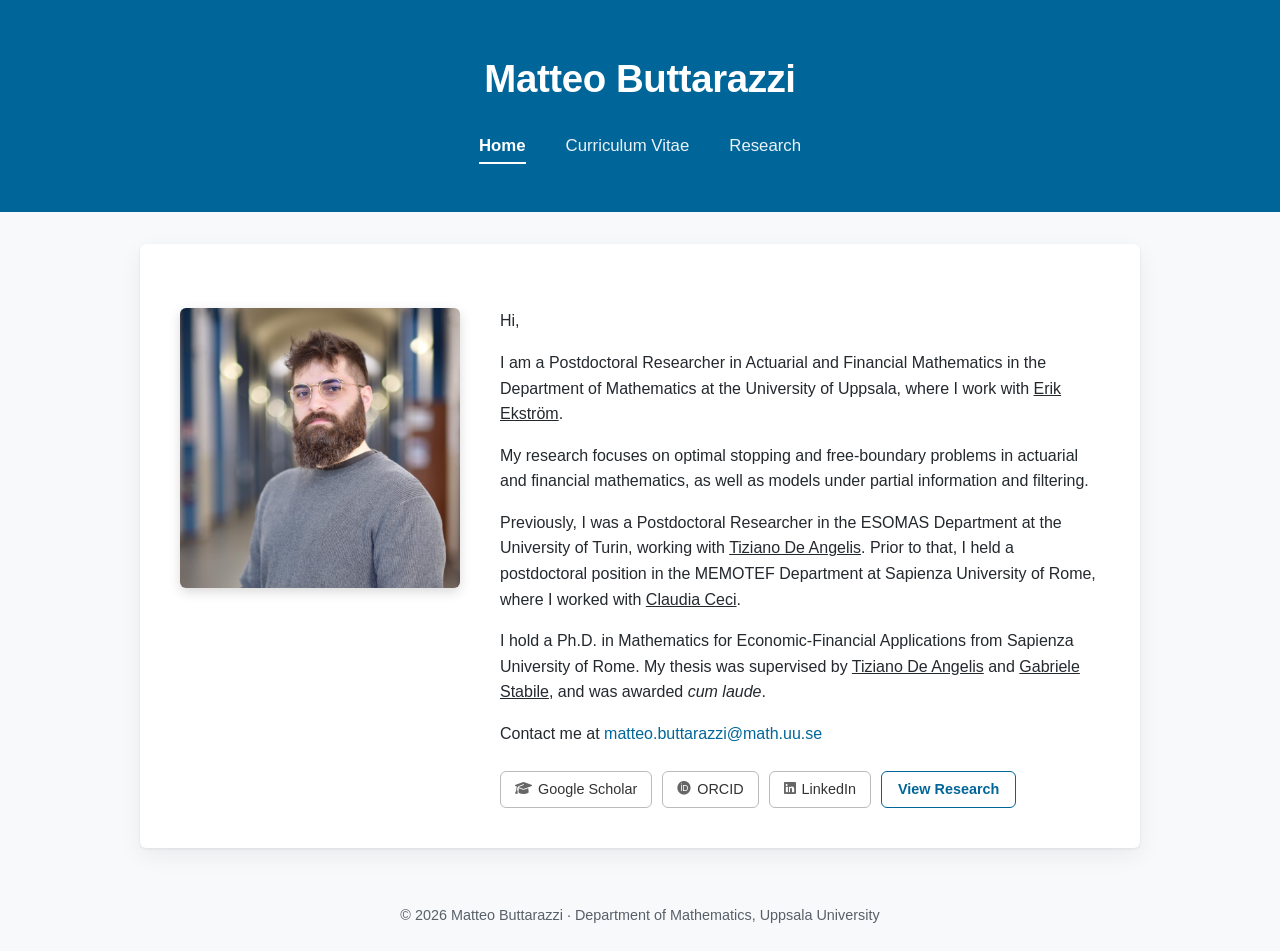
<file: index.html>
<!DOCTYPE html>
<html lang="en">
<head>
  <meta charset="UTF-8">
  <meta name="viewport" content="width=device-width, initial-scale=1.0">
  <title>Matteo Buttarazzi</title>
  <meta name="description" content="Matteo Buttarazzi is a Postdoctoral Researcher in Actuarial and Financial Mathematics at Uppsala University, working on optimal stopping, free-boundary problems, and models under partial information.">
  <meta name="author" content="Matteo Buttarazzi">
  <link rel="canonical" href="https://matteobuttarazzi.github.io/">
  <link rel="stylesheet" href="https://cdnjs.cloudflare.com/ajax/libs/font-awesome/6.5.0/css/all.min.css">
  <link rel="stylesheet" href="styles.css?v=4">
</head>
<body>

<header>
  <div class="container">
    <h1>Matteo Buttarazzi</h1>
    <nav>
      <a href="index.html" class="active">Home</a>
      <a href="cv.html">Curriculum Vitae</a>
      <a href="research.html">Research</a>
    </nav>
  </div>
</header>

<main>
  <section id="about">

    <div class="about-image">
      <img src="asset/profile2.jpeg" alt="Portrait of Matteo Buttarazzi">
    </div>

    <div class="about-text">
      <p>Hi,</p>
      <p>I am a Postdoctoral Researcher in Actuarial and Financial Mathematics in the Department of Mathematics at the University of Uppsala, where I work with <a href="https://www.uu.se/en/contact-and-organisation/staff?query=N2-920" target="_blank" class="author-link">Erik Ekström</a>.</p>
      <p>My research focuses on optimal stopping and free-boundary problems in actuarial and financial mathematics, as well as models under partial information and filtering.</p>
      <p>Previously, I was a Postdoctoral Researcher in the ESOMAS Department at the University of Turin, working with <a href="https://sites.google.com/site/tizianodeangelis/home?authuser=0" target="_blank" class="author-link">Tiziano De Angelis</a>. Prior to that, I held a postdoctoral position in the MEMOTEF Department at Sapienza University of Rome, where I worked with <a href="https://scholar.google.com/citations?user=CwRXKIoAAAAJ" target="_blank" class="author-link">Claudia Ceci</a>.</p>
      <p>I hold a Ph.D. in Mathematics for Economic-Financial Applications from Sapienza University of Rome. My thesis was supervised by <a href="https://sites.google.com/site/tizianodeangelis/home?authuser=0" target="_blank" class="author-link">Tiziano De Angelis</a> and <a href="https://scholar.google.com/citations?user=CVLIqPEAAAAJ" target="_blank" class="author-link">Gabriele Stabile</a>, and was awarded <em>cum laude</em>.</p>
      <p>Contact me at <a href="mailto:matteo.buttarazzi@math.uu.se">matteo.buttarazzi@math.uu.se</a></p>

      <div class="action-row">
        <a href="https://scholar.google.com/citations?user=9UN7ge4AAAAJ" target="_blank" class="btn-outline"><i class="fas fa-graduation-cap"></i> Google Scholar</a>
        <a href="https://orcid.org/0009-0009-0961-8281" target="_blank" class="btn-outline"><i class="fab fa-orcid"></i> ORCID</a>
        <a href="https://www.linkedin.com/in/matteo-buttarazzi" target="_blank" class="btn-outline"><i class="fab fa-linkedin"></i> LinkedIn</a>
        <a href="research.html" class="btn-research">View Research</a>
      </div>
    </div>

  </section>
</main>

<footer>
  <p>&copy; 2026 Matteo Buttarazzi · Department of Mathematics, Uppsala University</p>
</footer>

</body>
</html>
</file>
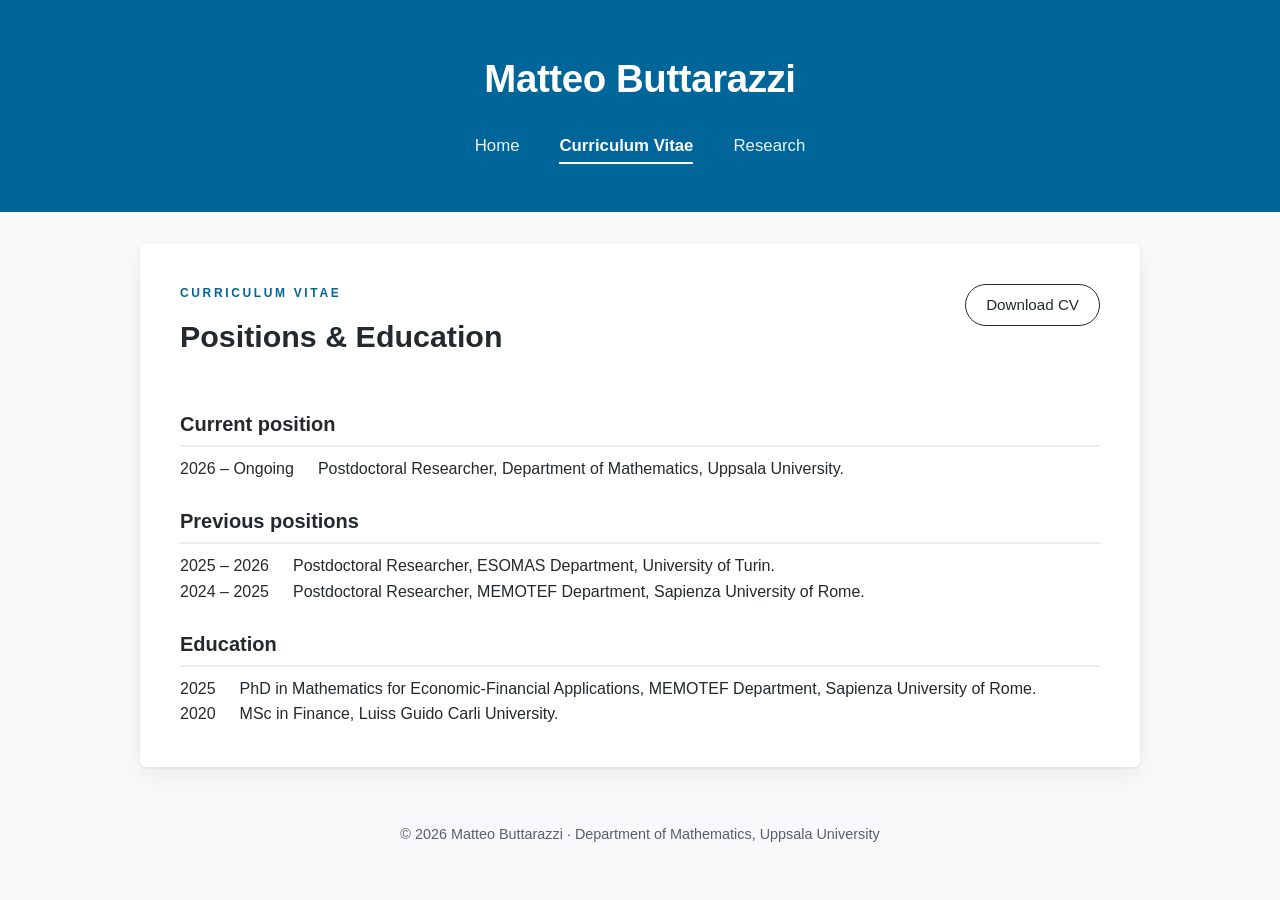
<file: cv.html>
<!DOCTYPE html>
<html lang="en">
<head>
  <meta charset="UTF-8">
  <meta name="viewport" content="width=device-width, initial-scale=1.0">
  <title>Curriculum Vitae — Matteo Buttarazzi</title>
  <meta name="description" content="Curriculum Vitae of Matteo Buttarazzi: academic positions and education in actuarial and financial mathematics.">
  <link rel="stylesheet" href="styles.css?v=4">
</head>
<body>

<header>
  <div class="container">
    <h1>Matteo Buttarazzi</h1>
    <nav>
      <a href="index.html">Home</a>
      <a href="cv.html" class="active">Curriculum Vitae</a>
      <a href="research.html">Research</a>
    </nav>
  </div>
</header>

<main>
  <section>

    <div class="cv-heading-row">
      <div>
        <p class="cv-label">Curriculum Vitae</p>
        <h2 class="cv-title">Positions &amp; Education</h2>
      </div>

    <a href="asset/CV.pdf" class="cv-download-button">
      Download CV
    </a>
    </div>

    <div class="cv-section">
      <h3 class="section-heading">Current position</h3>
      <ul class="cv-list">
        <li>
          <span class="period">2026 – Ongoing</span>
          <span class="cv-entry-text">Postdoctoral Researcher, Department of Mathematics, Uppsala University.</span>
        </li>
      </ul>
    </div>

    <div class="cv-section">
      <h3 class="section-heading">Previous positions</h3>
      <ul class="cv-list">
        <li>
          <span class="period">2025 – 2026</span>
          <span class="cv-entry-text">Postdoctoral Researcher, ESOMAS Department, University of Turin.</span>
        </li>

        <li>
          <span class="period">2024 – 2025</span>
          <span class="cv-entry-text">Postdoctoral Researcher, MEMOTEF Department, Sapienza University of Rome.</span>
        </li>
      </ul>
    </div>

    <div class="cv-section">
      <h3 class="section-heading">Education</h3>
      <ul class="cv-list">
        <li>
          <span class="period">2025</span>
          <span class="cv-entry-text">PhD in Mathematics for Economic-Financial Applications, MEMOTEF Department, Sapienza University of Rome.</span>
        </li>

        <li>
          <span class="period">2020</span>
          <span class="cv-entry-text">MSc in Finance, Luiss Guido Carli University.</span>
        </li>
      </ul>
    </div>

  </section>
</main>

<footer>
  <p>&copy; 2026 Matteo Buttarazzi · Department of Mathematics, Uppsala University</p>
</footer>

</body>
</html>
</file>
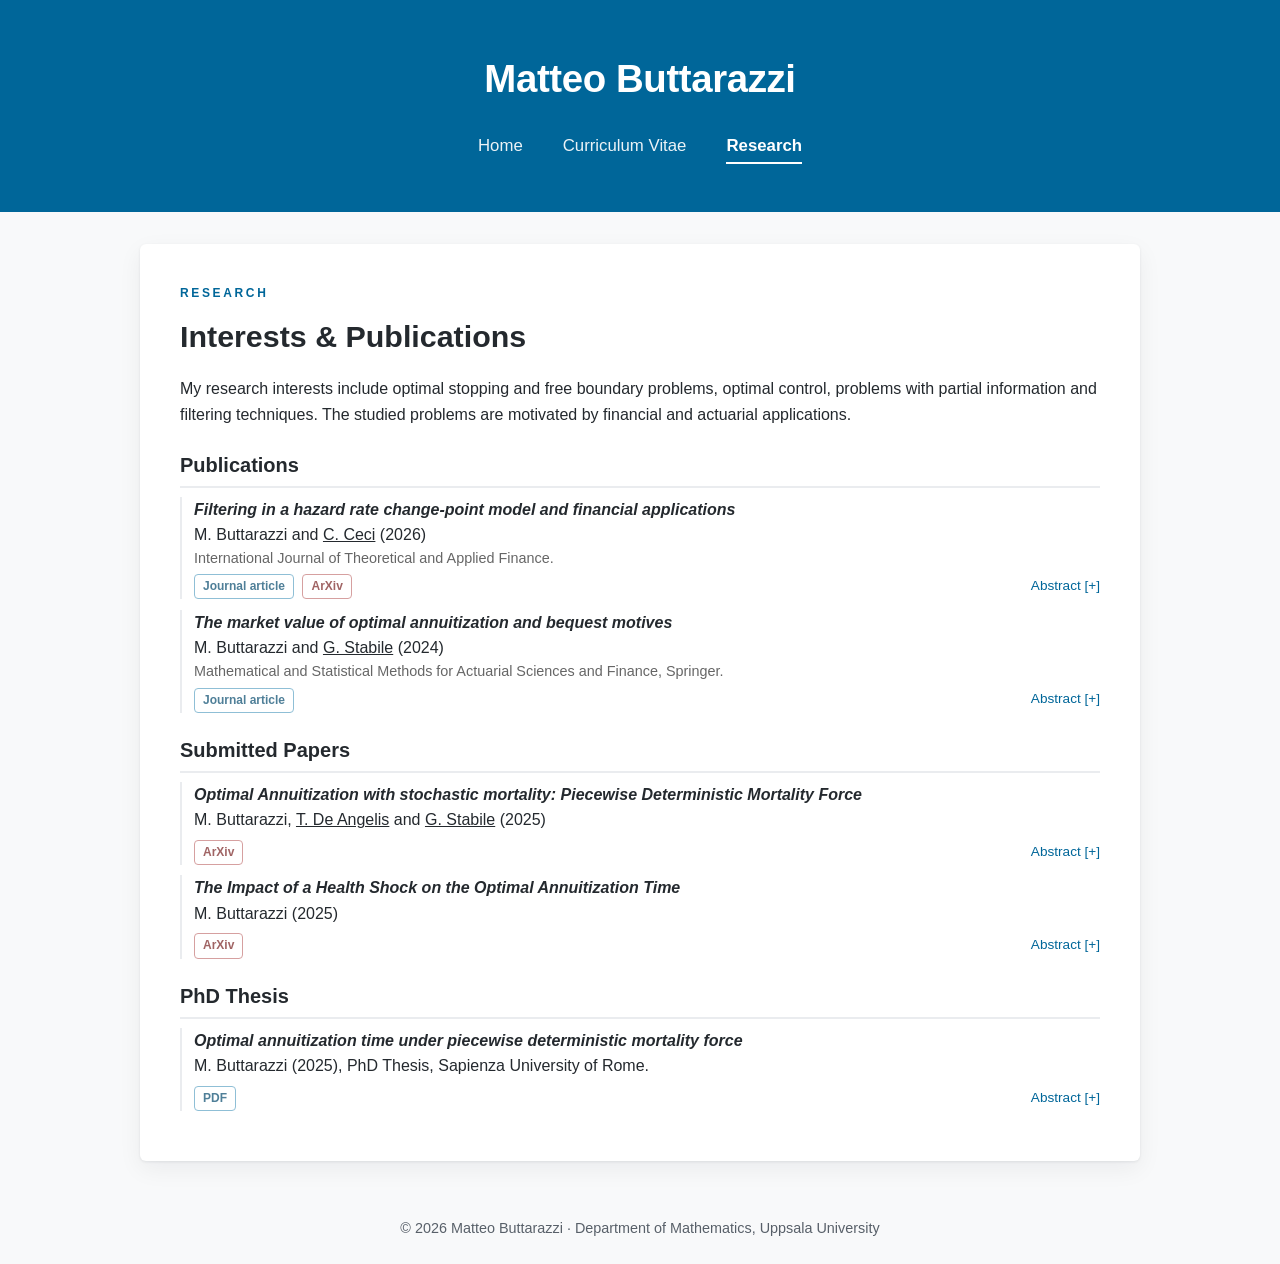
<file: research.html>
<!DOCTYPE html>
<html lang="en">
<head>
  <meta charset="UTF-8">
  <meta name="viewport" content="width=device-width, initial-scale=1.0">
  <title>Research — Matteo Buttarazzi</title>
  <meta name="description" content="Research interests and publications of Matteo Buttarazzi: optimal stopping, free-boundary problems, insurance and mathematical finance, partial information and filtering.">
  <link rel="stylesheet" href="styles.css?v=4">
</head>
<body>

<header>
  <div class="container">
    <h1>Matteo Buttarazzi</h1>
    <nav>
      <a href="index.html">Home</a>
      <a href="cv.html">Curriculum Vitae</a>
      <a href="research.html" class="active">Research</a>
    </nav>
  </div>
</header>

<main>
  <section>
    <p class="research-label">Research</p>
    <h2 class="research-title">Interests & Publications</h2>

    <p class="research-intro">My research interests include optimal stopping and free boundary problems, optimal control, problems with partial information and filtering techniques. The studied problems are motivated by financial and actuarial applications.</p>

    <h3 class="section-heading">Publications</h3>
    <ul class="pub-list">

      <li>
        <em>Filtering in a hazard rate change-point model and financial applications</em><br>
        M. Buttarazzi and <a href="https://scholar.google.com/citations?user=CwRXKIoAAAAJ" target="_blank" class="author-link">C. Ceci</a> (2026)
        <span class="journal">International Journal of Theoretical and Applied Finance.</span>
        <div class="paper-actions">
          <div>
            <a href="https://doi.org/10.1142/S0219024926500032" target="_blank" class="badge">Journal article</a>
            <a href="https://arxiv.org/abs/2505.13185" target="_blank" class="badge badge-arxiv">ArXiv</a>
          </div>
          <details>
            <summary>Abstract</summary>
            <p>This paper develops a continuous-time filtering framework for estimating a hazard rate subject to an unobservable change-point. This framework naturally arises in both financial and insurance applications, where the default intensity of a firm or the mortality rate of an individual may experience a sudden jump at an unobservable time, representing, for instance, a shift in the firm's risk profile or a deterioration in an individual's health status. By employing a progressive enlargement of filtration, we integrate noisy observations of the hazard rate with default-related information. We characterise the filter, i.e. the conditional probability of the change-point given the information flow, as the unique strong solution to a stochastic differential equation driven by the innovation process enriched with the discontinuous component. A sensitivity analysis and a comparison of the filter's behaviour under various information structures are provided. Our framework further allows for the derivation of an explicit formula for the survival probability conditional on partial information. This result applies to the pricing of credit-sensitive financial instruments such as defaultable bonds, credit default swaps, and life insurance contracts. Finally, a numerical analysis illustrates how partial information leads to delayed adjustments in the estimation of the hazard rate and consequently to mispricing of credit-sensitive instruments when compared to a full-information setting.</p>
          </details>
        </div>
      </li>

      <li>
        <em>The market value of optimal annuitization and bequest motives</em><br>
        M. Buttarazzi and <a href="https://scholar.google.com/citations?user=CVLIqPEAAAAJ" target="_blank" class="author-link">G. Stabile</a> (2024)
        <span class="journal">Mathematical and Statistical Methods for Actuarial Sciences and Finance, Springer.</span>
        <div class="paper-actions">
          <div>
            <a href="https://link.springer.com/chapter/10.1007/978-3-031-64273-9_12" target="_blank" class="badge">Journal article</a>
          </div>
          <details>
            <summary>Abstract</summary>
            <p>Since the seminal contribution of Yaari (1965), who showed that individuals with no bequest motive should convert all their retirement wealth into annuities, a number of papers have analysed the annuitization decision under the so-called all or nothing institutional arrangement, where immediate lifetime annuities are purchased just at a one point in time. In this paper, we investigate the effect of linear bequest motives on the annuitization decision for a retired individual who maximizes the market value of future cash flows. Finally, we present numerical examples analyzing optimal annuitization under strong or weak bequest motives.</p>
          </details>
        </div>
      </li>

    </ul>

    <h3 class="section-heading">Submitted Papers</h3>
    <ul class="pub-list">

      <li>
        <em>Optimal Annuitization with stochastic mortality: Piecewise Deterministic Mortality Force</em><br>
        M. Buttarazzi, <a href="https://sites.google.com/site/tizianodeangelis/home?authuser=0" target="_blank" class="author-link">T. De Angelis</a> and <a href="https://scholar.google.com/citations?user=CVLIqPEAAAAJ" target="_blank" class="author-link">G. Stabile</a> (2025)
        <div class="paper-actions">
          <div>
            <a href="https://arxiv.org/abs/2509.13091" target="_blank" class="badge badge-arxiv">ArXiv</a>
          </div>
          <details>
            <summary>Abstract</summary>
            <p>This paper addresses the problem of determining the optimal time for an individual to convert retirement savings into a lifetime annuity. The individual invests their wealth into a dividend-paying fund that follows the dynamics of a geometric Brownian motion, exposing them to market risk. At the same time, they face an uncertain lifespan influenced by a stochastic mortality force. The latter is modelled as a piecewise deterministic Markov process (PDMP), which captures sudden and unpredictable changes in the individual's mortality force. The individual aims to maximise expected lifetime linear utility from consumption and bequest, balancing market risk and longevity risk under an irreversible, all-or-nothing annuitization decision. The problem is formulated as a three-dimensional optimal stopping problem and, by exploiting the PDMP structure, it is reduced to a sequence of nested one-dimensional problems. We solve the optimal stopping problem and find a rich structure for the optimal annuitization rule, which cover all parameter specifications. Our theoretical analysis is complemented by a numerical example illustrating the impact of a single health shock on annuitization timing, along with a sensitivity analysis of key model parameters.</p>
          </details>
        </div>
      </li>

      <li>
        <em>The Impact of a Health Shock on the Optimal Annuitization Time</em><br>
        M. Buttarazzi (2025)
        <div class="paper-actions">
          <div>
            <a href="https://arxiv.org/abs/2604.09342v1" target="_blank" class="badge badge-arxiv">ArXiv</a>
          </div>
          <details>
            <summary>Abstract</summary>
            <p>In this paper, we derive explicit closed-form solutions for the value function and the associated optimal stopping boundaries in an optimal annuitization problem under a mortality shock. We consider an individual whose retirement wealth is invested in a financial fund following the dynamics of a geometric Brownian motion and has the option at any time to irreversibly convert their wealth into a life annuity. The individual faces a sudden, permanent health deterioration occurring at a random, exponentially distributed time, and the annuitization decision is modelled as an optimal stopping problem across two health states. Our analytical expressions characterise both the value function and the optimal timing of annuitization. The results provide clear economic intuition: the optimal strategy is governed by the critical interplay between the relative attractiveness of the annuity (money's worth), the financial returns from the investment fund, and bequest motives across different health states. A numerical analysis compares the optimal annuitization strategy of an individual facing a health shock against a benchmark case with constant mortality, highlighting how the likelihood and severity of a health shock significantly alter optimal annuitization behaviour.</p>
          </details>
        </div>
      </li>

    </ul>

    <h3 class="section-heading">PhD Thesis</h3>
    <ul class="pub-list">

      <li>
        <em>Optimal annuitization time under piecewise deterministic mortality force</em><br>
        M. Buttarazzi (2025), PhD Thesis, Sapienza University of Rome.
        <div class="paper-actions">
          <div>
            <a href="https://iris.uniroma1.it/handle/11573/1737175" target="_blank" class="badge">PDF</a>
          </div>
          <details>
            <summary>Abstract</summary>
            <p>Purchasing an annuity is one of the most significant financial choices individuals can make for retirement. This decision marks the point where retirees convert their savings into a steady, guaranteed income stream for life, prioritizing long-term financial stability over the potential growth of other investments. The uncertainty surrounding lifespan complicates this choice, as individuals must consider how to ensure their resources last throughout their lifetime. This Thesis explores the optimal timing for an individual to purchase an annuity while facing two sources of uncertainty: fluctuations in financial markets and the random evolution of his survival probability. We consider an individual whose retirement wealth is invested in a financial fund and who may choose a random time to irreversibly convert the entire wealth into an immediate lifetime annuity. The individual's mortality force evolves according to a piecewise deterministic Markov process, where the mortality risk remains constant between random jump times, with the size of each jump governed by a probability distribution. Coupled with financial market fluctuations, this introduces a complex decision-making environment where the retiree must determine the best time to convert his wealth into an annuity. The problem is initially formulated as a three-dimensional continuous-time optimal stopping problem. However, by exploiting the particular structure of the piecewise deterministic Markov process, we are able to reduce the complexity. Specifically, we transform it into a sequence of nested one-dimensional optimal stopping problems. This transformation simplifies the mathematical analysis and enables us to derive explicit solutions. The solution to the problem hinges on analyzing two key regions: the continuation region, where the individual chooses to keep his wealth invested in the financial fund, and the stopping region, where he opts to purchase the annuity. The boundary between these regions is critical in determining the optimal timing of the annuity purchase. Initially, we focus on a simplified scenario where the force of mortality remains constant throughout the individual's life. This case allows us to derive explicit solutions and serves as a foundation to prove properties that will be generalized later for the more general model. In the general scenario, where the mortality force is modelled as a piecewise deterministic Markov process, we examine the properties of the value function and analyze the geometry of the continuation and the stopping regions. The shape of these regions varies depending on the presence of incentives or taxes on annuity purchases. Then, we investigate a special case in which the mortality force experiences a single jump at a random time. This scenario yields explicit solutions that provide insights into the financial consequences of sudden changes in mortality risk.</p>
          </details>
        </div>
      </li>

    </ul>
  </section>
</main>

<footer>
  <p>&copy; 2026 Matteo Buttarazzi · Department of Mathematics, Uppsala University</p>
</footer>

</body>
</html>
</file>
<file: styles.css>
* {
  margin: 0;
  padding: 0;
  box-sizing: border-box;
}

body {
  font-family: -apple-system, BlinkMacSystemFont, "Segoe UI", Helvetica, Arial, sans-serif;
  background-color: #f8f9fa;
  color: #24292e;
  line-height: 1.6;
}

/* ===== Header / Masthead ===== */
header {
  background-color: #006699;
  padding: 3rem 2rem;
  text-align: center;
  color: #fff;
}
header h1 {
  font-size: 2.4rem;
  font-weight: 700;
  letter-spacing: -0.01em;
}
header h1 a {
  color: #fff;
  text-decoration: none;
}

/* ===== Navigation ===== */
nav {
  display: flex;
  justify-content: center;
  gap: 2.5rem;
  margin-top: 1.5rem;
}
nav a {
  text-decoration: none;
  color: rgba(255, 255, 255, 0.92);
  font-size: 1.05rem;
  padding-bottom: 2px;
  border-bottom: 2px solid transparent;
  transition: color 150ms ease, border-color 150ms ease;
}

nav a:hover {
  color: #fff;
  border-bottom-color: rgba(255, 255, 255, 0.45);
  text-decoration: none;
}

nav a.active {
  color: #fff;
  font-weight: 600;
  border-bottom-color: #fff;
}

/* ===== Main content sheet ===== */
main {
  max-width: 1000px;
  margin: 2rem auto;
  padding: 2.5rem;
  background-color: #fff;
  border-radius: 6px;
  box-shadow: 0 1px 3px rgba(15, 23, 42, 0.08), 0 8px 24px rgba(15, 23, 42, 0.06);
}

/* ===== Links ===== */
a {
  color: #006699;
  text-decoration: none;
}
a:hover {
  text-decoration: underline;
}

/* ===== About / Home ===== */
#about {
  display: flex;
  align-items: flex-start;
  justify-content: center;
  gap: 2.5rem;
  flex-wrap: wrap;
}
.about-image {
  flex: 0 0 280px;
  text-align: center;
  padding-top: 1.5rem;
}
.about-image img {
  width: 280px;
  max-width: 100%;
  height: auto;
  border-radius: 6px;
  box-shadow: 0 4px 12px rgba(0, 0, 0, 0.15);
}
.about-text {
  flex: 1 1 400px;
  min-width: 0;
  max-width: 800px;
  padding-top: 1.5rem;
}
.about-text p {
  margin-bottom: 1rem;
}

/* ===== Action-row buttons ===== */
.action-row {
  margin-top: 1.5rem;
  display: flex;
  flex-wrap: wrap;
  gap: 10px;
}
.btn-outline {
  display: inline-flex;
  align-items: center;
  gap: 6px;
  padding: 6px 14px;
  font-size: 0.9em;
  color: #333;
  border: 1px solid #bbb;
  border-radius: 6px;
  text-decoration: none;
  background-color: #fff;
  transition: background-color 0.2s, border-color 0.2s;
}
.btn-outline:hover {
  background-color: #f5f5f5;
  border-color: #999;
  text-decoration: none;
}
.btn-outline i {
  font-size: 0.95em;
  color: #666;
}
.btn-research {
  display: inline-flex;
  align-items: center;
  gap: 6px;
  padding: 6px 16px;
  font-size: 0.9em;
  color: #006699;
  border: 1.5px solid #006699;
  border-radius: 6px;
  text-decoration: none;
  background-color: #fff;
  font-weight: 600;
  transition: background-color 0.2s, color 0.2s;
}
.btn-research:hover {
  color: #004f75;
  background-color: #eaf5fa;
  text-decoration: none;
}

/* ===== CV page ===== */
.cv-label {
  font-size: 0.75rem;
  font-weight: 600;
  text-transform: uppercase;
  letter-spacing: 0.22em;
  color: #006699;
}
.cv-title {
  font-size: 1.9rem;
  font-weight: 700;
  margin-top: 0.5rem;
  margin-bottom: 1.5rem;
}
.cv-section {
  margin-top: 1.5rem;
}
.cv-list {
  list-style: none;
  padding-left: 0;
}
.cv-list li {
  display: grid;
  grid-template-columns: max-content minmax(0, 1fr);
  column-gap: 1.25rem;
  align-items: start;
}

.cv-list .period {
  white-space: nowrap;
}

.cv-entry-text {
  min-width: 0;
}

@media (max-width: 700px) {
  .cv-list li {
    grid-template-columns: max-content minmax(0, 1fr);
    column-gap: 0.75rem;
  }
}

@media (max-width: 480px) {
  .cv-list li {
    grid-template-columns: max-content minmax(0, 1fr);
    column-gap: 0.6rem;
  }
}

/* ===== Research page ===== */
.research-label {
  font-size: 0.75rem;
  font-weight: 600;
  text-transform: uppercase;
  letter-spacing: 0.22em;
  color: #006699;
}
.research-title {
  font-size: 1.9rem;
  font-weight: 700;
  margin-top: 0.5rem;
}
.research-intro {
  margin-top: 1rem;
  margin-bottom: 1.2rem;
  line-height: 1.6;
}
.section-heading {
  border-bottom: 2px solid #eaecef;
  padding-bottom: 0.3rem;
  margin-bottom: 0.55rem;
  margin-top: 1.35rem;
  color: #24292e;
  font-size: 1.25rem;
}

/* ===== Compact Publications ===== */
.pub-list {
  list-style: none;
  padding-left: 0;
}
.pub-list li {
  margin-bottom: 0.65rem;
  padding-left: 0.75rem;
  border-left: 2px solid #eaecef;
  font-size: 1rem;
  line-height: 1.6;
  transition: border-color 0.2s;
}
.pub-list li:hover {
  border-left-color: #006699;
}
.pub-list li em {
  font-weight: 600;
}
.pub-list .journal {
  color: #666;
  display: block;
  margin-top: 1px;
  font-size: 0.9em;
  line-height: 1.3;
}

.paper-actions {
  display: flex;
  flex-wrap: wrap;
  align-items: center;
  gap: 0.35rem 0.5rem;
  margin-top: 0.3rem;
}

/* Badge */
.badge {
  display: inline-block;
  padding: 2px 8px;
  font-size: 0.75em;
  font-weight: 600;
  border-radius: 4px;
  text-decoration: none;
  margin-right: 4px;

  background-color: #fff;
}

/* Journal article — soft blue */
.badge {
  border: 1px solid #8fbfd6;
  color: #4f7f98;
}

.badge:hover {
  background-color: #fff;
  border-color: #6fa8c2;
  color: #3f6f87;
  text-decoration: none;
}

/* ArXiv — soft red */
.badge-arxiv {
  border-color: #d6a0a0;
  color: #a06464;
  background-color: #fff;
}

.badge-arxiv:hover {
  border-color: #c78484;
  color: #8d5050;
  background-color: #fff;
}

/* Badges 
.badge {
  display: inline-block;
  padding: 2px 8px;
  font-size: 0.75em;
  font-weight: 600;
  border-radius: 4px;
  border: 1px solid #ddd;
  background-color: #f6f8fa;
  color: #555;
  text-decoration: none;
  margin-right: 4px;
}
.badge:hover {
  background-color: #eef0f2;
  text-decoration: none;
}
.badge-arxiv {
  border-color: #b3d9ff;
  background-color: #e6f2ff;
  color: #006699;
}
.badge-arxiv:hover {
  background-color: #d0e8ff;
}
*/

/* Right-aligned Abstract toggle */
.pub-list details {
  margin-left: auto;
}
.pub-list summary {
  display: block;
  cursor: pointer;
  font-size: 0.85em;
  color: #006699;
  text-align: right;
}
.pub-list summary::after {
  content: " [+]";
}
.pub-list details[open] summary::after {
  content: " [−]";
}
.pub-list details[open] {
  flex-basis: 100%;
}
.pub-list details p {
  max-width: 850px;
  margin: 5px 0 0 0;
  font-size: 0.9em;
  line-height: 1.4;
  color: #555;
  background-color: #f9f9f9;
  border-left: 2px solid #ddd;
  padding: 8px 10px;
  border-radius: 0 4px 4px 0;
}

.author-link {
  color: inherit;
  text-decoration: underline;
}

/* ===== Footer ===== */
footer {
  text-align: center;
  padding: 1.5rem;
  color: #586069;
  font-size: 0.9rem;
}

/* ===== Responsive ===== */
@media (max-width: 768px) {
  #about {
    flex-direction: column;
    align-items: center;
    gap: 1.5rem;
  }
  .about-image {
    flex: 0 0 auto;
    padding-top: 0;
  }
  .about-image img {
    width: 220px;
  }
  .about-text {
    width: 100%;
    padding-top: 0;
  }
  header h1 {
    font-size: 1.85rem;
  }
  nav {
    gap: 1.5rem;
  }
}

/* =========================================================
   CV PAGE
   ========================================================= */


/* ---------- CV heading + download button ---------- */

.cv-heading-row {
  display: flex;
  justify-content: space-between;
  align-items: flex-start;
  gap: 2rem;
}

.cv-heading-text {
  min-width: 0;
}


/* ---------- Download CV button ---------- */

.cv-download-button {
  flex-shrink: 0;

  display: inline-flex;
  align-items: center;
  justify-content: center;

  padding: 0.75rem 1.25rem;

  border: 1px solid currentColor;
  border-radius: 999px;

  color: inherit;
  background: transparent;

  font: inherit;
  font-size: 0.95rem;
  font-weight: 500;
  line-height: 1;

  text-decoration: none;

  transition:
    background-color 0.2s ease,
    color 0.2s ease,
    transform 0.2s ease;
}

.cv-download-button:hover {
  text-decoration: none;
  transform: translateY(-1px);
}


/* =========================================================
   CV ENTRIES
   ========================================================= */

/*
   IMPORTANT:

   The date and description are now two completely separate
   columns.

   Therefore, when the description wraps onto a second line,
   it stays aligned with the description and DOES NOT move
   underneath the year.
*/

.cv-list {
  list-style: none;
  padding: 0;
  margin: 0;
}

.cv-list li {
  display: grid;

  /*
     First column = date
     Second column = description
  */


  column-gap: 1.5rem;

  align-items: start;
}


/* date */

.cv-list .period {
  white-space: nowrap;
}


/* description */

.cv-entry-text {
  min-width: 0;
}


/* =========================================================
   RESPONSIVE
   ========================================================= */

@media (max-width: 700px) {

  .cv-heading-row {
    gap: 1rem;
  }

  .cv-download-button {
    padding: 0.65rem 0.9rem;
    font-size: 0.85rem;
  }

  .cv-list li {
    column-gap: 1rem;
  }

}


@media (max-width: 480px) {

  .cv-list li {
    /*
       Still TWO columns on phones.
       We deliberately do NOT stack the date above the text.
    */
    column-gap: 0.75rem;
  }

  .cv-download-button {
    padding: 0.6rem 0.8rem;
    font-size: 0.8rem;
  }

}
</file>
